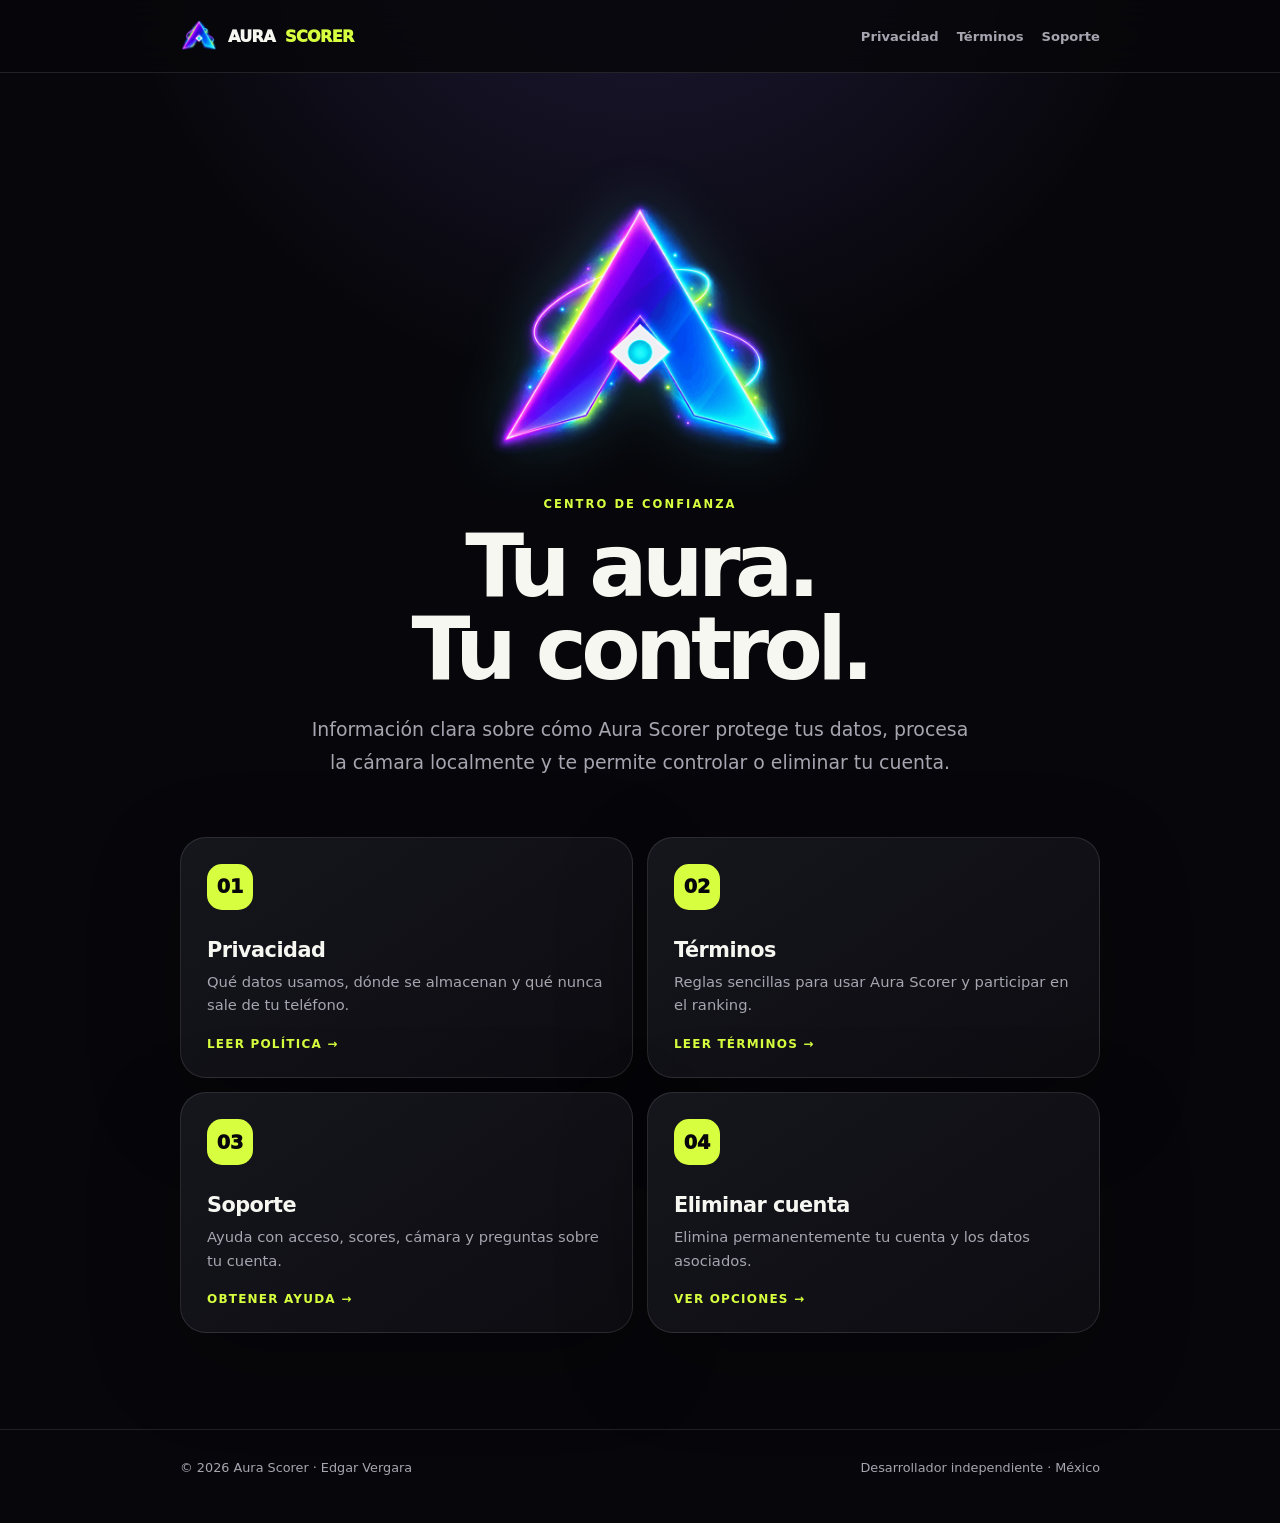
<file: index.html>
<!doctype html>
<html lang="es">
<head>
  <meta charset="utf-8">
  <meta name="viewport" content="width=device-width, initial-scale=1">
  <meta name="description" content="Centro legal y de soporte de Aura Scorer.">
  <meta name="theme-color" content="#07070B">
  <title>Aura Scorer — Privacidad y soporte</title>
  <link rel="icon" href="assets/favicon.png">
  <link rel="stylesheet" href="assets/styles.css">
</head>
<body>
  <header class="site-header">
    <nav class="nav shell" aria-label="Navegación principal">
      <a class="brand" href="./"><img src="assets/aura-logo.png" alt=""><span>AURA</span><span>SCORER</span></a>
      <div class="nav-links"><a href="privacy/">Privacidad</a><a href="terms/">Términos</a><a href="support/">Soporte</a></div>
    </nav>
  </header>
  <main class="shell">
    <section class="hero">
      <img class="hero-logo" src="assets/aura-logo.png" alt="Símbolo luminoso de Aura Scorer">
      <p class="eyebrow">Centro de confianza</p>
      <h1>Tu aura.<br>Tu control.</h1>
      <p class="lead">Información clara sobre cómo Aura Scorer protege tus datos, procesa la cámara localmente y te permite controlar o eliminar tu cuenta.</p>
    </section>
    <section class="grid" aria-label="Documentos y ayuda">
      <a class="card" href="privacy/"><span class="card-icon">01</span><h2>Privacidad</h2><p>Qué datos usamos, dónde se almacenan y qué nunca sale de tu teléfono.</p><strong>LEER POLÍTICA →</strong></a>
      <a class="card" href="terms/"><span class="card-icon">02</span><h2>Términos</h2><p>Reglas sencillas para usar Aura Scorer y participar en el ranking.</p><strong>LEER TÉRMINOS →</strong></a>
      <a class="card" href="support/"><span class="card-icon">03</span><h2>Soporte</h2><p>Ayuda con acceso, scores, cámara y preguntas sobre tu cuenta.</p><strong>OBTENER AYUDA →</strong></a>
      <a class="card" href="delete-account/"><span class="card-icon">04</span><h2>Eliminar cuenta</h2><p>Elimina permanentemente tu cuenta y los datos asociados.</p><strong>VER OPCIONES →</strong></a>
    </section>
  </main>
  <footer><div class="footer-row shell"><span>© 2026 Aura Scorer · Edgar Vergara</span><span>Desarrollador independiente · México</span></div></footer>
</body>
</html>
</file>
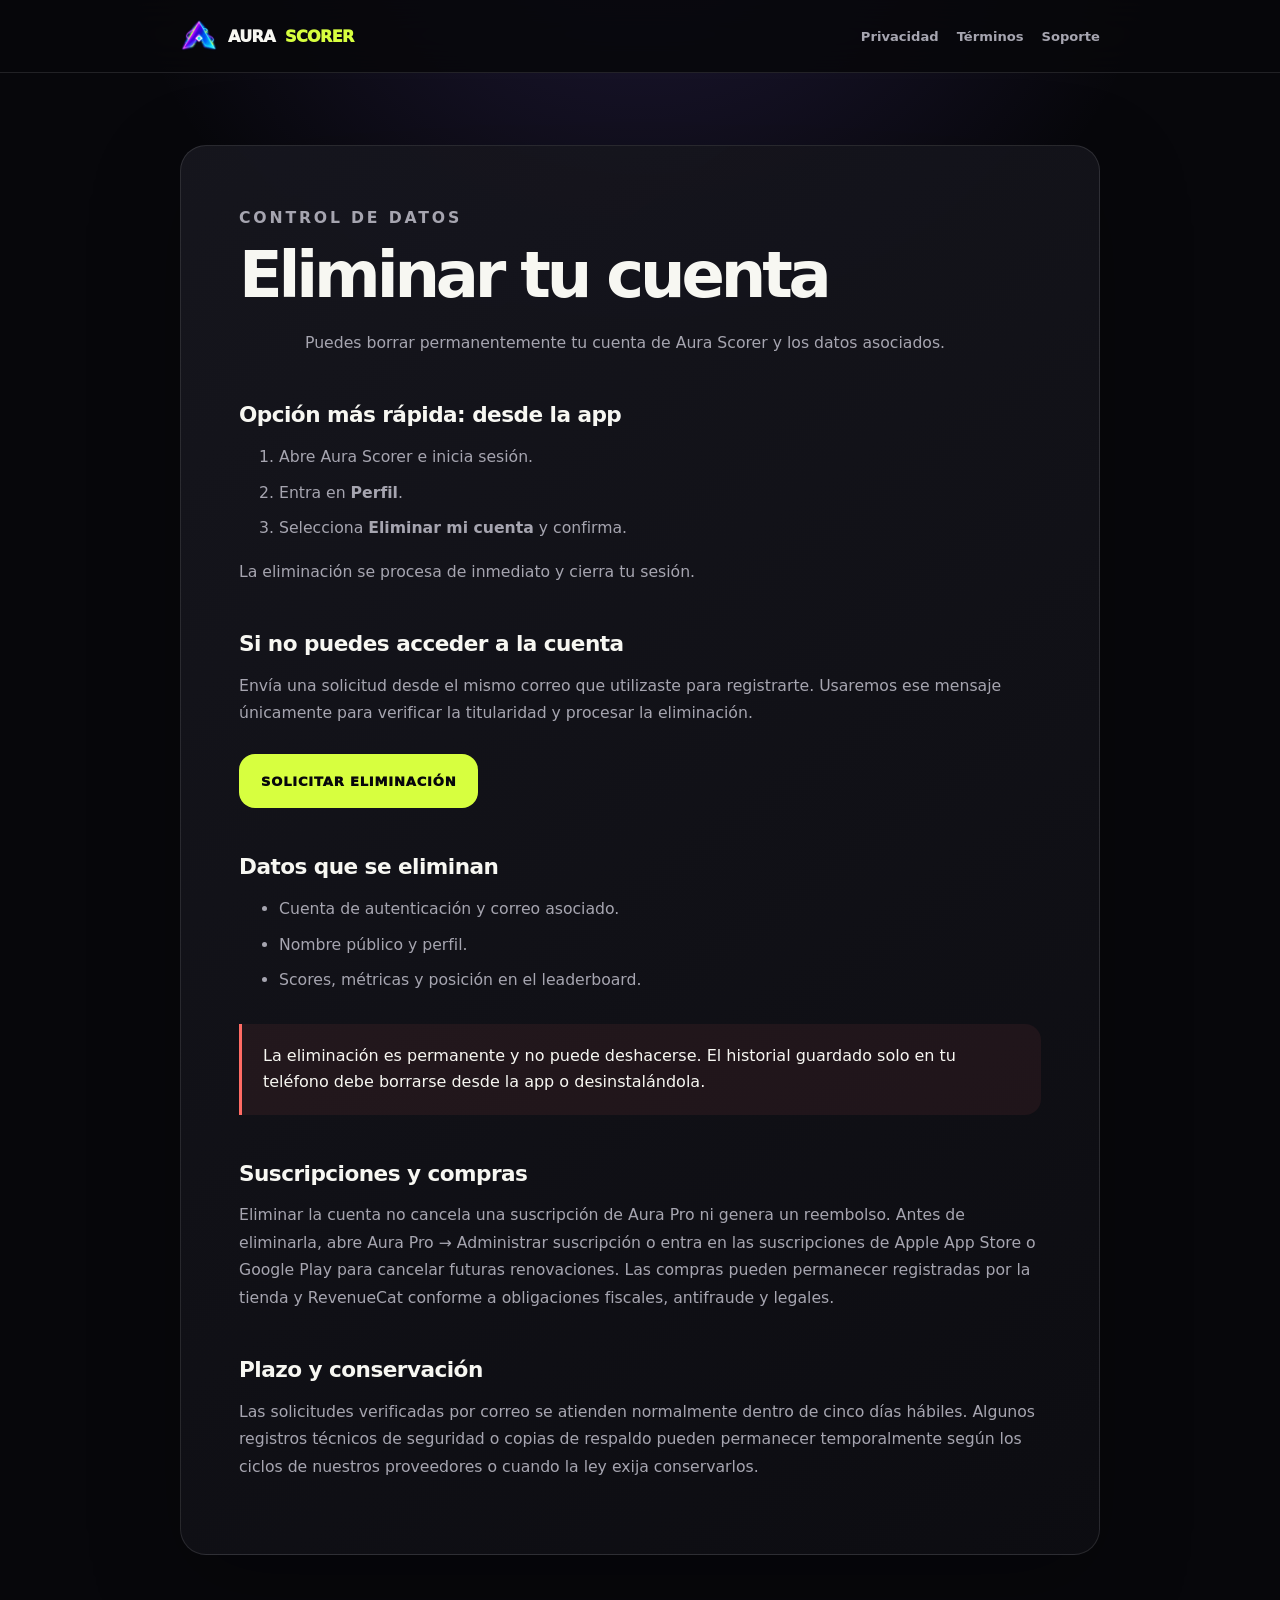
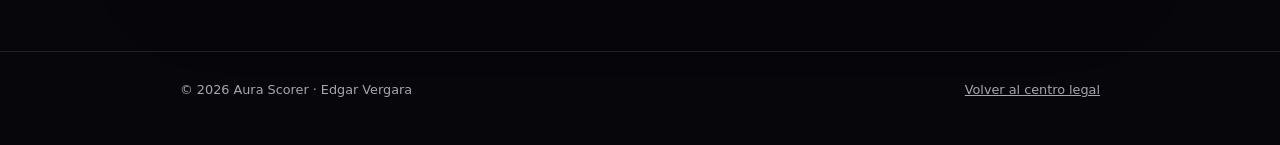
<file: delete-account/index.html>
<!doctype html>
<html lang="es">
<head>
  <meta charset="utf-8">
  <meta name="viewport" content="width=device-width, initial-scale=1">
  <meta name="description" content="Elimina tu cuenta y datos de Aura Scorer.">
  <meta name="theme-color" content="#07070B">
  <title>Eliminar cuenta — Aura Scorer</title>
  <link rel="icon" href="../assets/favicon.png">
  <link rel="stylesheet" href="../assets/styles.css">
</head>
<body>
  <header class="site-header"><nav class="nav shell" aria-label="Navegación principal"><a class="brand" href="../"><img src="../assets/aura-logo.png" alt=""><span>AURA</span><span>SCORER</span></a><div class="nav-links"><a href="../privacy/">Privacidad</a><a href="../terms/">Términos</a><a href="../support/">Soporte</a></div></nav></header>
  <main class="shell"><article class="document">
    <p class="eyebrow">Control de datos</p>
    <h1>Eliminar tu cuenta</h1>
    <p class="lead">Puedes borrar permanentemente tu cuenta de Aura Scorer y los datos asociados.</p>

    <h2>Opción más rápida: desde la app</h2>
    <ol>
      <li>Abre Aura Scorer e inicia sesión.</li>
      <li>Entra en <strong>Perfil</strong>.</li>
      <li>Selecciona <strong>Eliminar mi cuenta</strong> y confirma.</li>
    </ol>
    <p>La eliminación se procesa de inmediato y cierra tu sesión.</p>

    <h2>Si no puedes acceder a la cuenta</h2>
    <p>Envía una solicitud desde el mismo correo que utilizaste para registrarte. Usaremos ese mensaje únicamente para verificar la titularidad y procesar la eliminación.</p>
    <a class="button" href="mailto:etadeove@gmail.com?subject=Eliminar%20mi%20cuenta%20de%20Aura%20Scorer&body=Solicito%20la%20eliminaci%C3%B3n%20de%20mi%20cuenta%20de%20Aura%20Scorer.%20Este%20mensaje%20se%20env%C3%ADa%20desde%20el%20correo%20registrado.">SOLICITAR ELIMINACIÓN</a>

    <h2>Datos que se eliminan</h2>
    <ul>
      <li>Cuenta de autenticación y correo asociado.</li>
      <li>Nombre público y perfil.</li>
      <li>Scores, métricas y posición en el leaderboard.</li>
    </ul>
    <div class="notice danger">La eliminación es permanente y no puede deshacerse. El historial guardado solo en tu teléfono debe borrarse desde la app o desinstalándola.</div>

    <h2>Suscripciones y compras</h2>
    <p>Eliminar la cuenta no cancela una suscripción de Aura Pro ni genera un reembolso. Antes de eliminarla, abre Aura Pro → Administrar suscripción o entra en las suscripciones de Apple App Store o Google Play para cancelar futuras renovaciones. Las compras pueden permanecer registradas por la tienda y RevenueCat conforme a obligaciones fiscales, antifraude y legales.</p>

    <h2>Plazo y conservación</h2>
    <p>Las solicitudes verificadas por correo se atienden normalmente dentro de cinco días hábiles. Algunos registros técnicos de seguridad o copias de respaldo pueden permanecer temporalmente según los ciclos de nuestros proveedores o cuando la ley exija conservarlos.</p>
  </article></main>
  <footer><div class="footer-row shell"><span>© 2026 Aura Scorer · Edgar Vergara</span><a href="../">Volver al centro legal</a></div></footer>
</body>
</html>
</file>
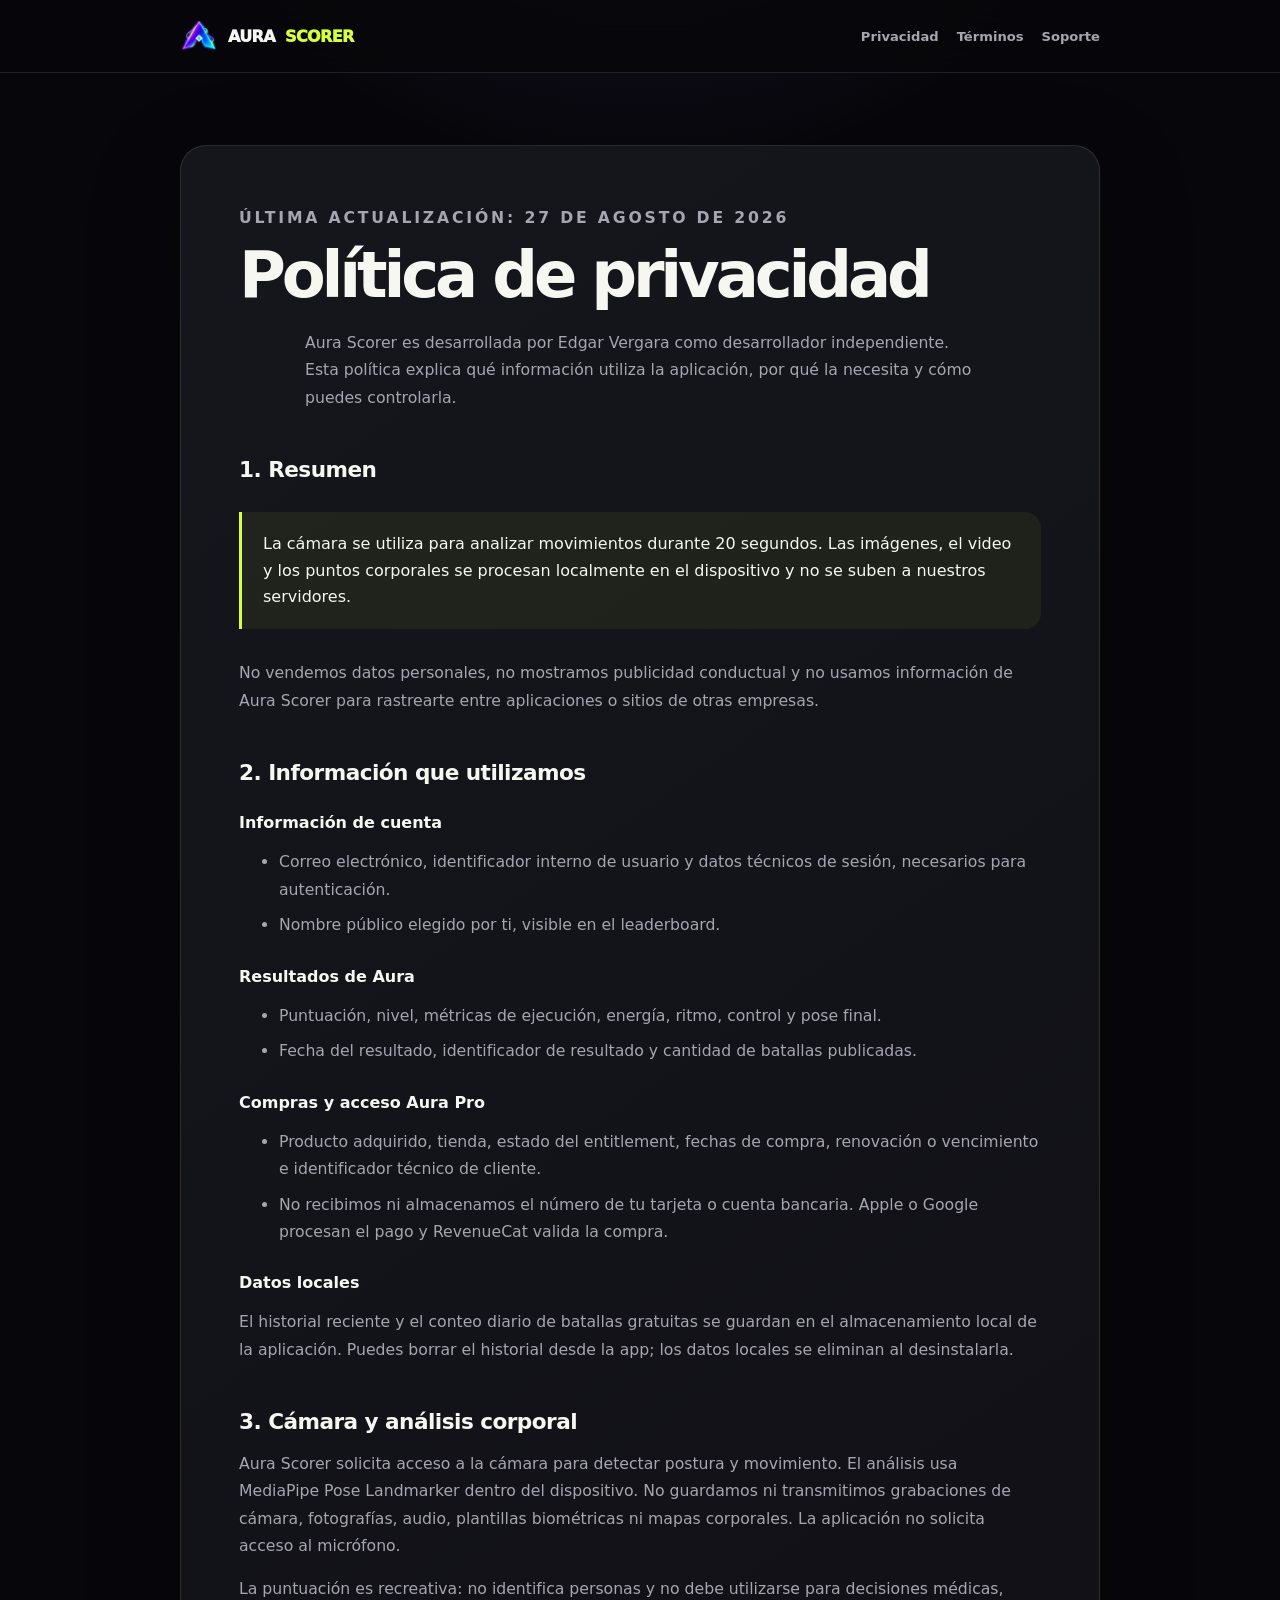
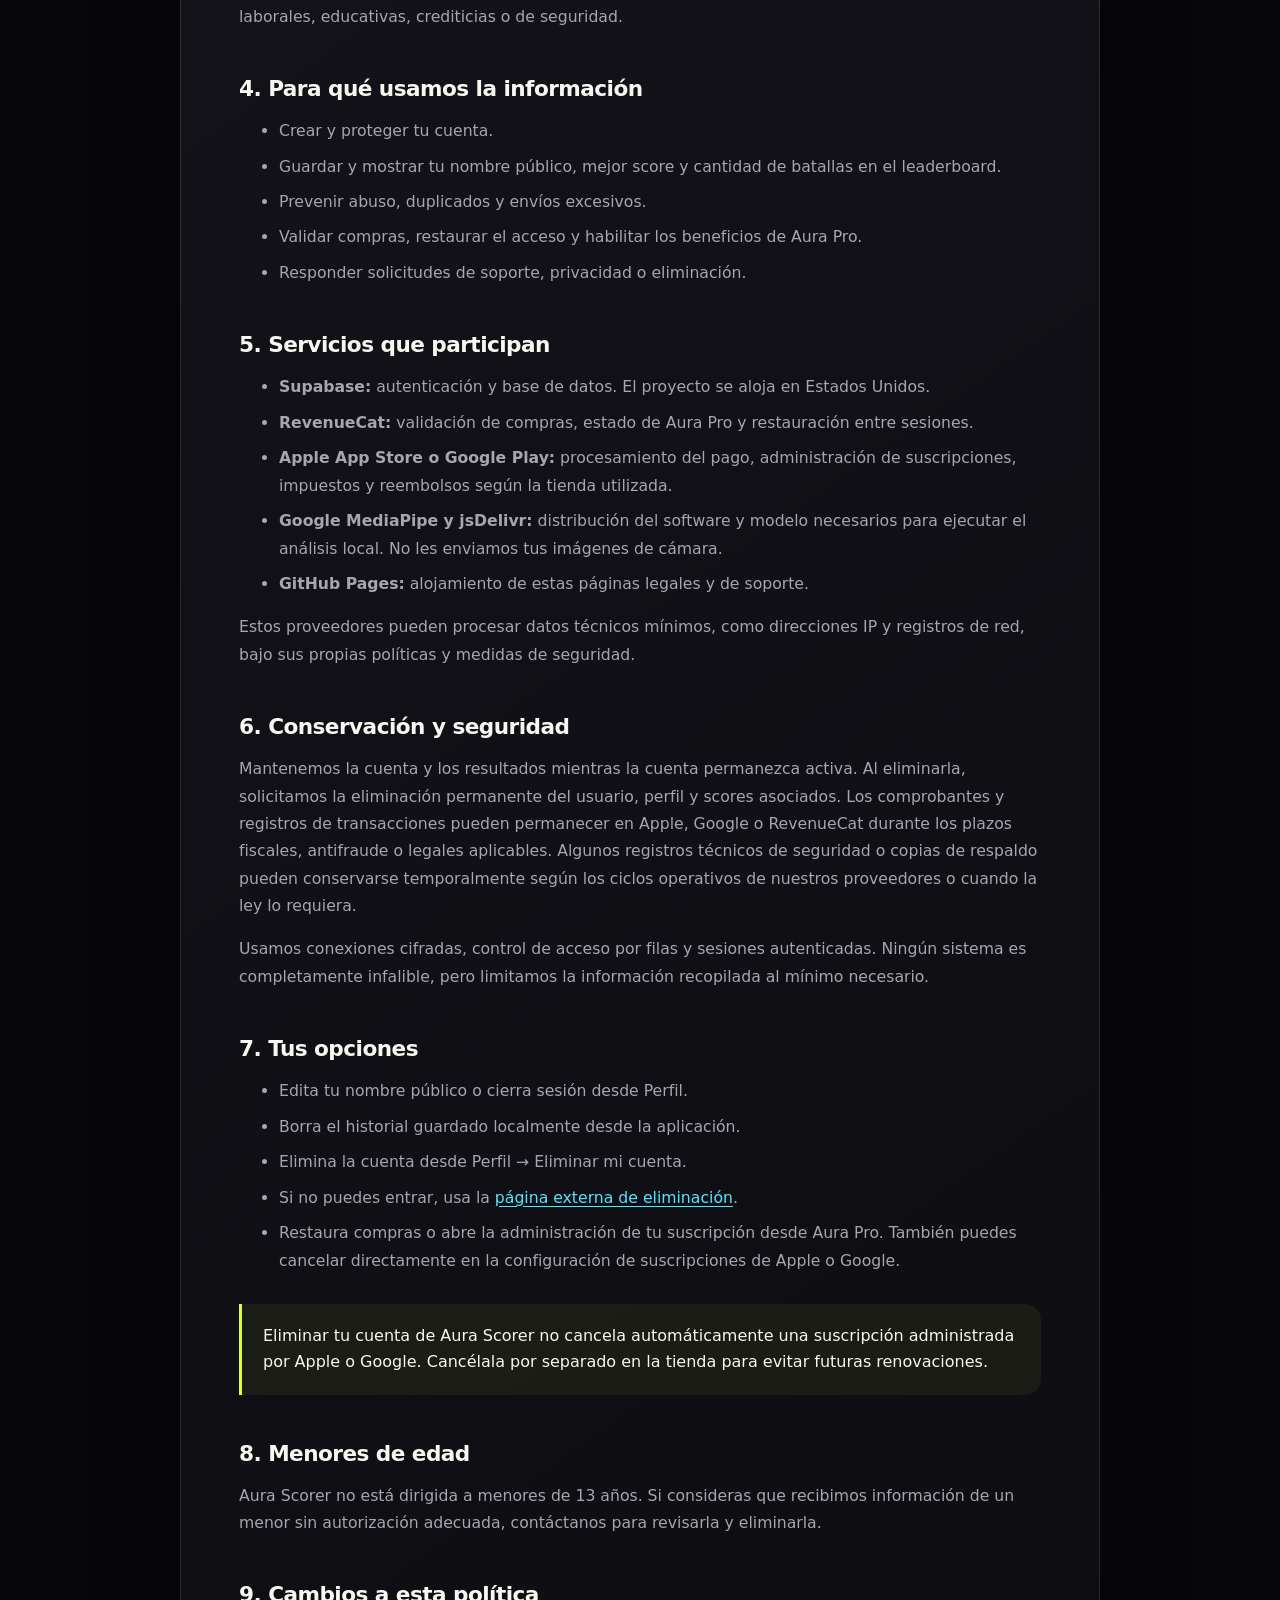
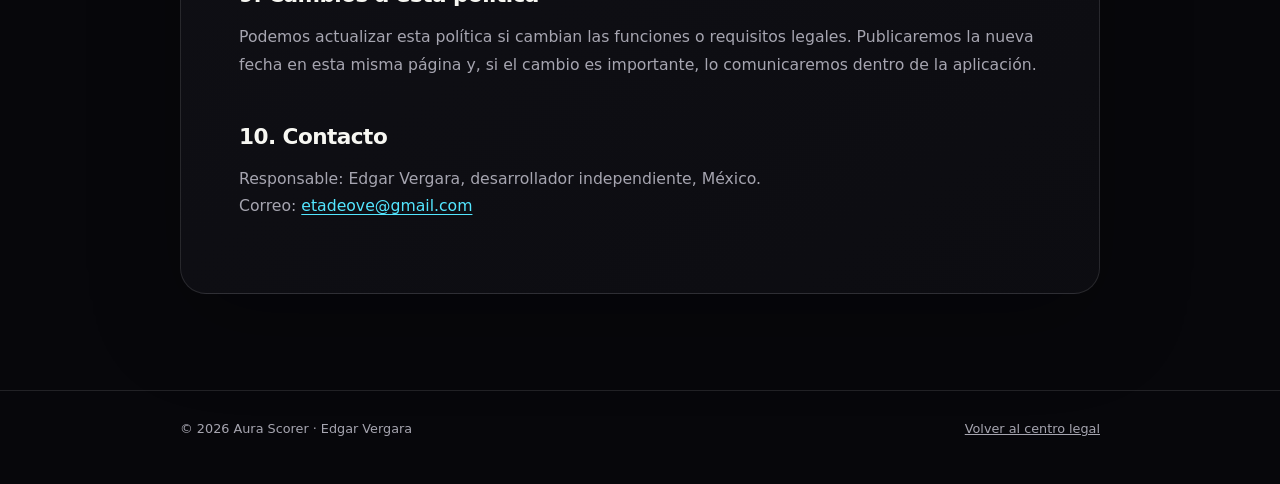
<file: privacy/index.html>
<!doctype html>
<html lang="es">
<head>
  <meta charset="utf-8">
  <meta name="viewport" content="width=device-width, initial-scale=1">
  <meta name="description" content="Política de privacidad de Aura Scorer.">
  <meta name="theme-color" content="#07070B">
  <title>Política de privacidad — Aura Scorer</title>
  <link rel="icon" href="../assets/favicon.png">
  <link rel="stylesheet" href="../assets/styles.css">
</head>
<body>
  <header class="site-header"><nav class="nav shell" aria-label="Navegación principal"><a class="brand" href="../"><img src="../assets/aura-logo.png" alt=""><span>AURA</span><span>SCORER</span></a><div class="nav-links"><a href="../privacy/">Privacidad</a><a href="../terms/">Términos</a><a href="../support/">Soporte</a></div></nav></header>
  <main class="shell"><article class="document">
    <p class="eyebrow">Última actualización: 27 de agosto de 2026</p>
    <h1>Política de privacidad</h1>
    <p class="lead">Aura Scorer es desarrollada por Edgar Vergara como desarrollador independiente. Esta política explica qué información utiliza la aplicación, por qué la necesita y cómo puedes controlarla.</p>

    <h2>1. Resumen</h2>
    <div class="notice">La cámara se utiliza para analizar movimientos durante 20 segundos. Las imágenes, el video y los puntos corporales se procesan localmente en el dispositivo y no se suben a nuestros servidores.</div>
    <p>No vendemos datos personales, no mostramos publicidad conductual y no usamos información de Aura Scorer para rastrearte entre aplicaciones o sitios de otras empresas.</p>

    <h2>2. Información que utilizamos</h2>
    <h3>Información de cuenta</h3>
    <ul>
      <li>Correo electrónico, identificador interno de usuario y datos técnicos de sesión, necesarios para autenticación.</li>
      <li>Nombre público elegido por ti, visible en el leaderboard.</li>
    </ul>
    <h3>Resultados de Aura</h3>
    <ul>
      <li>Puntuación, nivel, métricas de ejecución, energía, ritmo, control y pose final.</li>
      <li>Fecha del resultado, identificador de resultado y cantidad de batallas publicadas.</li>
    </ul>
    <h3>Compras y acceso Aura Pro</h3>
    <ul>
      <li>Producto adquirido, tienda, estado del entitlement, fechas de compra, renovación o vencimiento e identificador técnico de cliente.</li>
      <li>No recibimos ni almacenamos el número de tu tarjeta o cuenta bancaria. Apple o Google procesan el pago y RevenueCat valida la compra.</li>
    </ul>
    <h3>Datos locales</h3>
    <p>El historial reciente y el conteo diario de batallas gratuitas se guardan en el almacenamiento local de la aplicación. Puedes borrar el historial desde la app; los datos locales se eliminan al desinstalarla.</p>

    <h2>3. Cámara y análisis corporal</h2>
    <p>Aura Scorer solicita acceso a la cámara para detectar postura y movimiento. El análisis usa MediaPipe Pose Landmarker dentro del dispositivo. No guardamos ni transmitimos grabaciones de cámara, fotografías, audio, plantillas biométricas ni mapas corporales. La aplicación no solicita acceso al micrófono.</p>
    <p>La puntuación es recreativa: no identifica personas y no debe utilizarse para decisiones médicas, laborales, educativas, crediticias o de seguridad.</p>

    <h2>4. Para qué usamos la información</h2>
    <ul>
      <li>Crear y proteger tu cuenta.</li>
      <li>Guardar y mostrar tu nombre público, mejor score y cantidad de batallas en el leaderboard.</li>
      <li>Prevenir abuso, duplicados y envíos excesivos.</li>
      <li>Validar compras, restaurar el acceso y habilitar los beneficios de Aura Pro.</li>
      <li>Responder solicitudes de soporte, privacidad o eliminación.</li>
    </ul>

    <h2>5. Servicios que participan</h2>
    <ul>
      <li><strong>Supabase:</strong> autenticación y base de datos. El proyecto se aloja en Estados Unidos.</li>
      <li><strong>RevenueCat:</strong> validación de compras, estado de Aura Pro y restauración entre sesiones.</li>
      <li><strong>Apple App Store o Google Play:</strong> procesamiento del pago, administración de suscripciones, impuestos y reembolsos según la tienda utilizada.</li>
      <li><strong>Google MediaPipe y jsDelivr:</strong> distribución del software y modelo necesarios para ejecutar el análisis local. No les enviamos tus imágenes de cámara.</li>
      <li><strong>GitHub Pages:</strong> alojamiento de estas páginas legales y de soporte.</li>
    </ul>
    <p>Estos proveedores pueden procesar datos técnicos mínimos, como direcciones IP y registros de red, bajo sus propias políticas y medidas de seguridad.</p>

    <h2>6. Conservación y seguridad</h2>
    <p>Mantenemos la cuenta y los resultados mientras la cuenta permanezca activa. Al eliminarla, solicitamos la eliminación permanente del usuario, perfil y scores asociados. Los comprobantes y registros de transacciones pueden permanecer en Apple, Google o RevenueCat durante los plazos fiscales, antifraude o legales aplicables. Algunos registros técnicos de seguridad o copias de respaldo pueden conservarse temporalmente según los ciclos operativos de nuestros proveedores o cuando la ley lo requiera.</p>
    <p>Usamos conexiones cifradas, control de acceso por filas y sesiones autenticadas. Ningún sistema es completamente infalible, pero limitamos la información recopilada al mínimo necesario.</p>

    <h2>7. Tus opciones</h2>
    <ul>
      <li>Edita tu nombre público o cierra sesión desde Perfil.</li>
      <li>Borra el historial guardado localmente desde la aplicación.</li>
      <li>Elimina la cuenta desde Perfil → Eliminar mi cuenta.</li>
      <li>Si no puedes entrar, usa la <a href="../delete-account/">página externa de eliminación</a>.</li>
      <li>Restaura compras o abre la administración de tu suscripción desde Aura Pro. También puedes cancelar directamente en la configuración de suscripciones de Apple o Google.</li>
    </ul>
    <div class="notice">Eliminar tu cuenta de Aura Scorer no cancela automáticamente una suscripción administrada por Apple o Google. Cancélala por separado en la tienda para evitar futuras renovaciones.</div>

    <h2>8. Menores de edad</h2>
    <p>Aura Scorer no está dirigida a menores de 13 años. Si consideras que recibimos información de un menor sin autorización adecuada, contáctanos para revisarla y eliminarla.</p>

    <h2>9. Cambios a esta política</h2>
    <p>Podemos actualizar esta política si cambian las funciones o requisitos legales. Publicaremos la nueva fecha en esta misma página y, si el cambio es importante, lo comunicaremos dentro de la aplicación.</p>

    <h2>10. Contacto</h2>
    <p>Responsable: Edgar Vergara, desarrollador independiente, México.<br>Correo: <a href="mailto:etadeove@gmail.com">etadeove@gmail.com</a></p>
  </article></main>
  <footer><div class="footer-row shell"><span>© 2026 Aura Scorer · Edgar Vergara</span><a href="../">Volver al centro legal</a></div></footer>
</body>
</html>
</file>
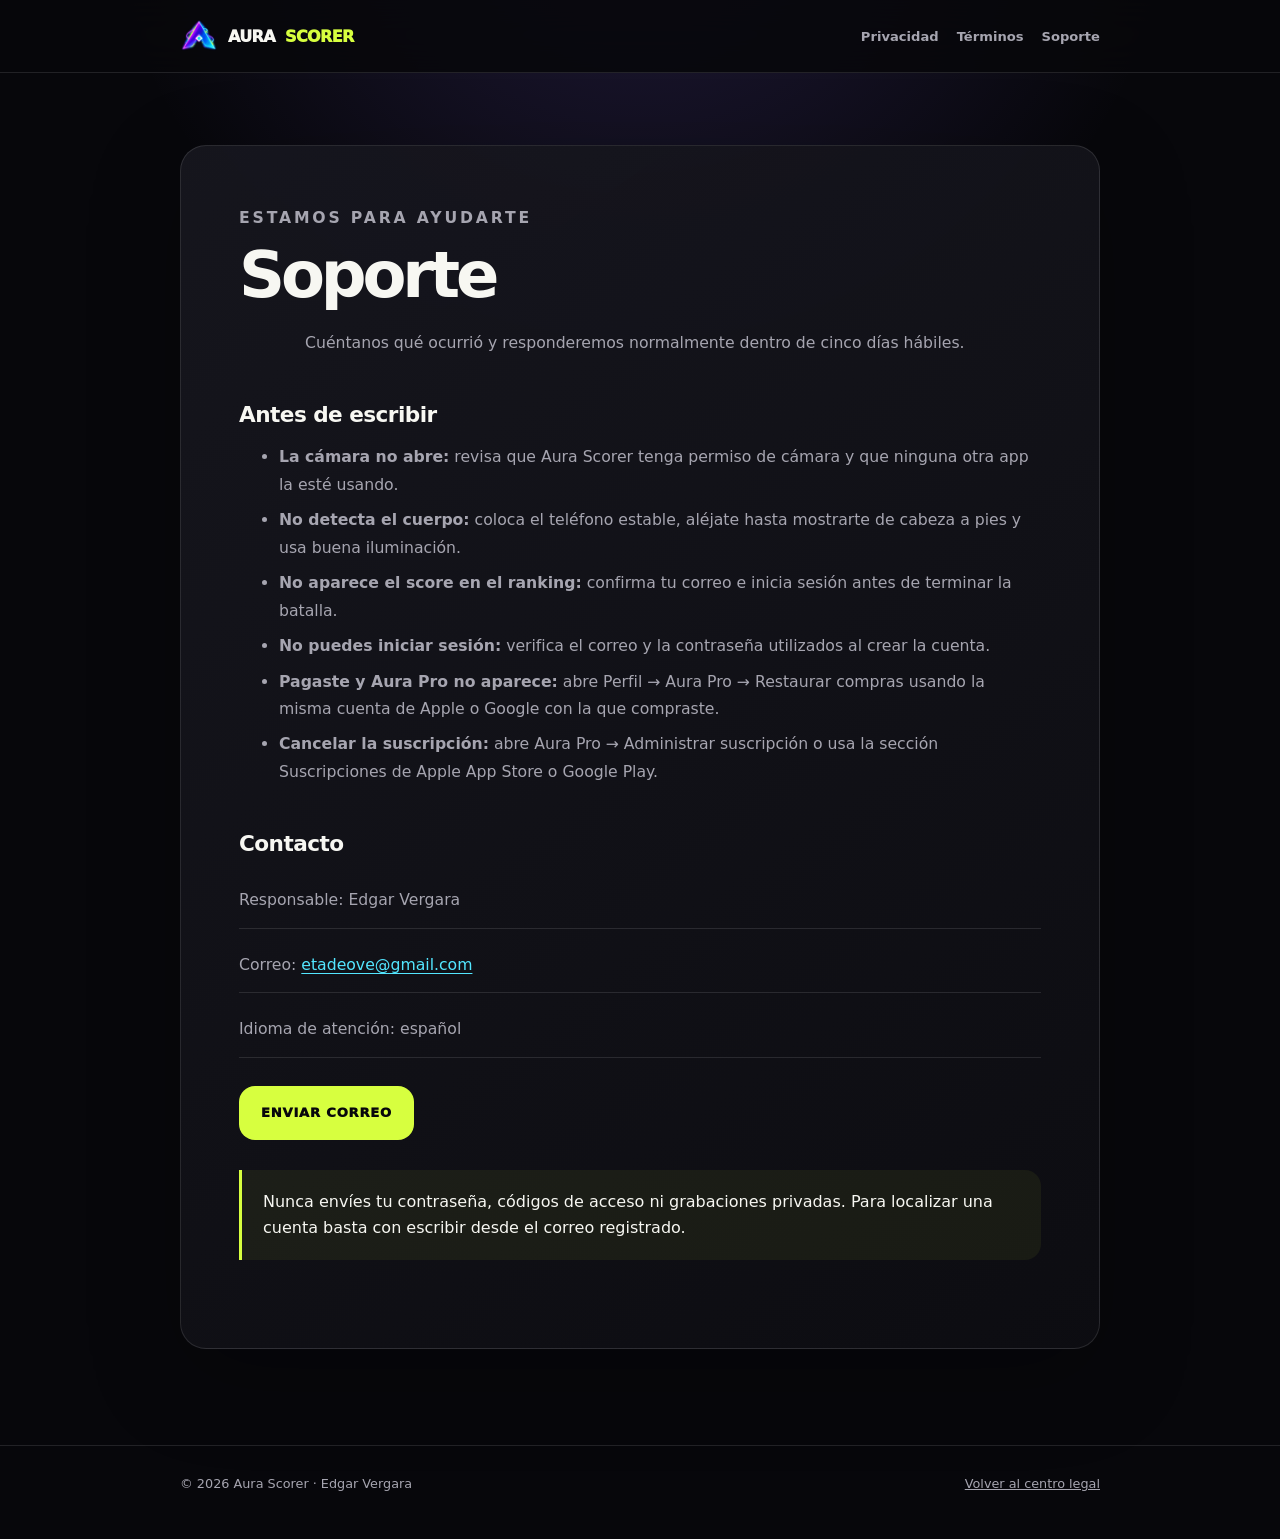
<file: support/index.html>
<!doctype html>
<html lang="es">
<head>
  <meta charset="utf-8">
  <meta name="viewport" content="width=device-width, initial-scale=1">
  <meta name="description" content="Soporte de Aura Scorer.">
  <meta name="theme-color" content="#07070B">
  <title>Soporte — Aura Scorer</title>
  <link rel="icon" href="../assets/favicon.png">
  <link rel="stylesheet" href="../assets/styles.css">
</head>
<body>
  <header class="site-header"><nav class="nav shell" aria-label="Navegación principal"><a class="brand" href="../"><img src="../assets/aura-logo.png" alt=""><span>AURA</span><span>SCORER</span></a><div class="nav-links"><a href="../privacy/">Privacidad</a><a href="../terms/">Términos</a><a href="../support/">Soporte</a></div></nav></header>
  <main class="shell"><article class="document">
    <p class="eyebrow">Estamos para ayudarte</p>
    <h1>Soporte</h1>
    <p class="lead">Cuéntanos qué ocurrió y responderemos normalmente dentro de cinco días hábiles.</p>

    <h2>Antes de escribir</h2>
    <ul>
      <li><strong>La cámara no abre:</strong> revisa que Aura Scorer tenga permiso de cámara y que ninguna otra app la esté usando.</li>
      <li><strong>No detecta el cuerpo:</strong> coloca el teléfono estable, aléjate hasta mostrarte de cabeza a pies y usa buena iluminación.</li>
      <li><strong>No aparece el score en el ranking:</strong> confirma tu correo e inicia sesión antes de terminar la batalla.</li>
      <li><strong>No puedes iniciar sesión:</strong> verifica el correo y la contraseña utilizados al crear la cuenta.</li>
      <li><strong>Pagaste y Aura Pro no aparece:</strong> abre Perfil → Aura Pro → Restaurar compras usando la misma cuenta de Apple o Google con la que compraste.</li>
      <li><strong>Cancelar la suscripción:</strong> abre Aura Pro → Administrar suscripción o usa la sección Suscripciones de Apple App Store o Google Play.</li>
    </ul>

    <h2>Contacto</h2>
    <ul class="contact-list">
      <li>Responsable: Edgar Vergara</li>
      <li>Correo: <a href="mailto:etadeove@gmail.com?subject=Soporte%20Aura%20Scorer">etadeove@gmail.com</a></li>
      <li>Idioma de atención: español</li>
    </ul>
    <a class="button" href="mailto:etadeove@gmail.com?subject=Soporte%20Aura%20Scorer&body=Describe%20el%20problema%2C%20tu%20dispositivo%20y%20la%20versi%C3%B3n%20de%20la%20app.%20No%20incluyas%20tu%20contrase%C3%B1a.">ENVIAR CORREO</a>
    <div class="notice">Nunca envíes tu contraseña, códigos de acceso ni grabaciones privadas. Para localizar una cuenta basta con escribir desde el correo registrado.</div>
  </article></main>
  <footer><div class="footer-row shell"><span>© 2026 Aura Scorer · Edgar Vergara</span><a href="../">Volver al centro legal</a></div></footer>
</body>
</html>
</file>
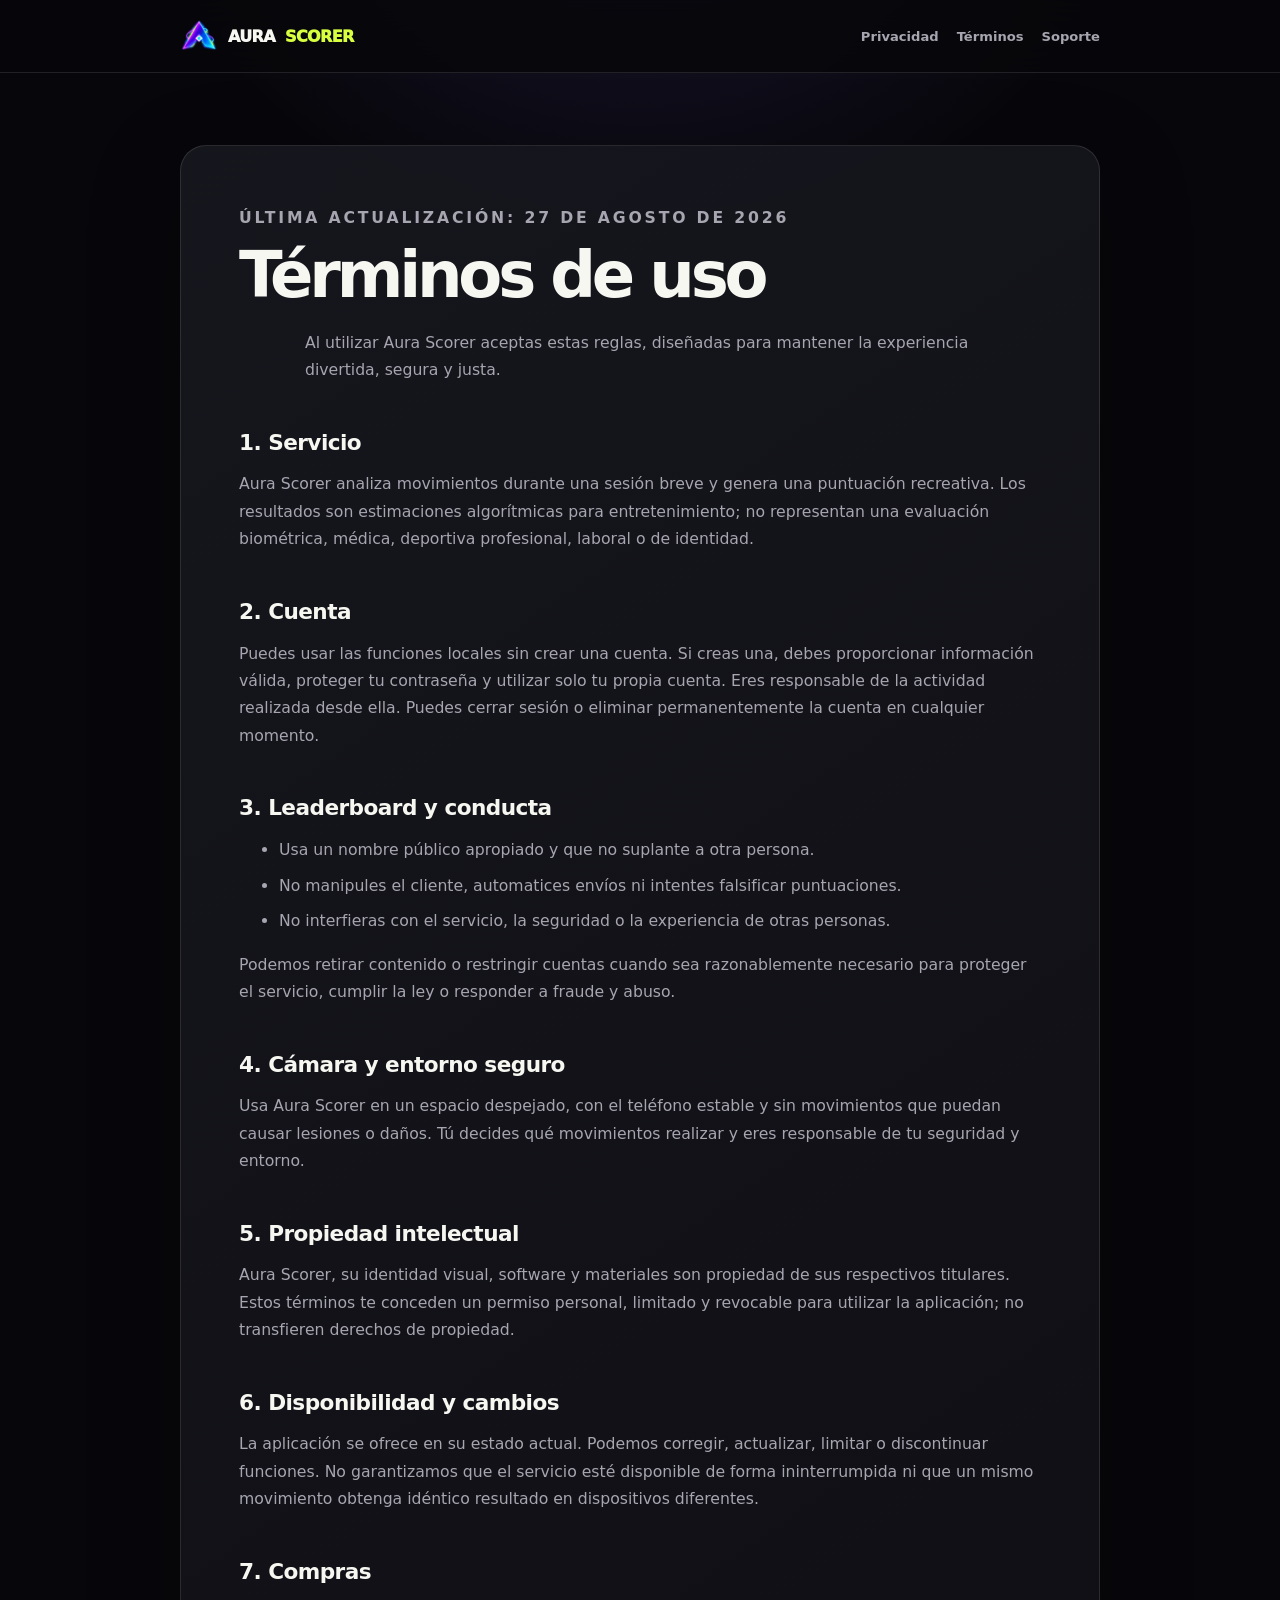
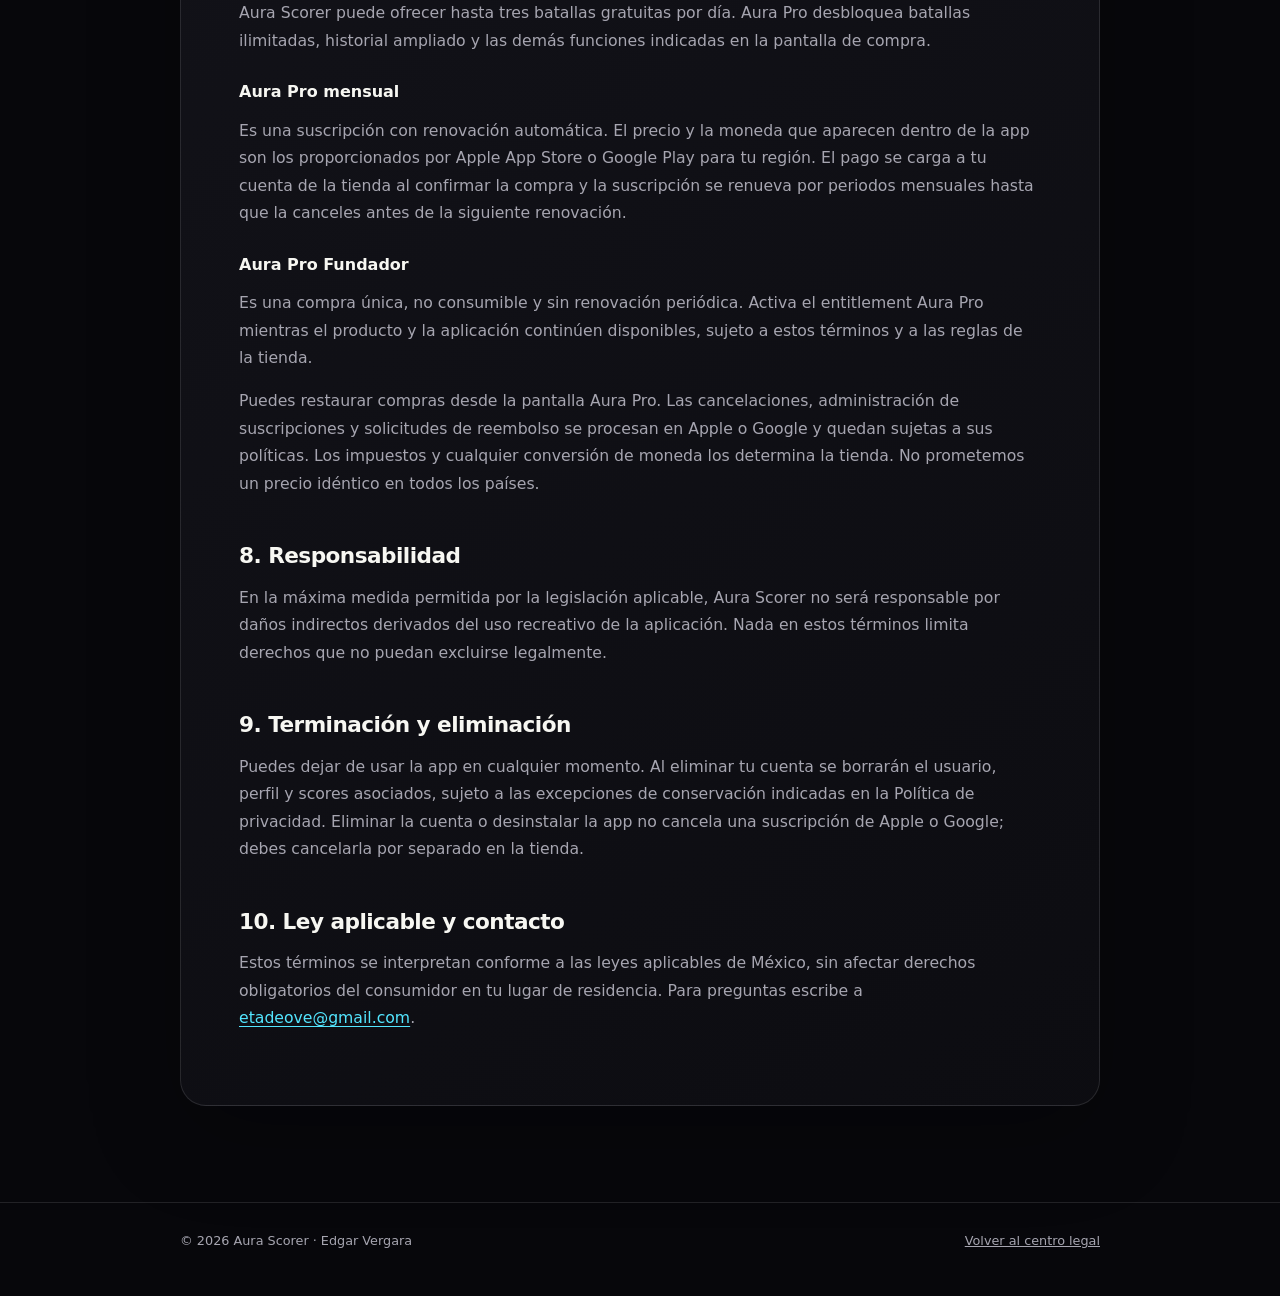
<file: terms/index.html>
<!doctype html>
<html lang="es">
<head>
  <meta charset="utf-8">
  <meta name="viewport" content="width=device-width, initial-scale=1">
  <meta name="description" content="Términos de uso de Aura Scorer.">
  <meta name="theme-color" content="#07070B">
  <title>Términos de uso — Aura Scorer</title>
  <link rel="icon" href="../assets/favicon.png">
  <link rel="stylesheet" href="../assets/styles.css">
</head>
<body>
  <header class="site-header"><nav class="nav shell" aria-label="Navegación principal"><a class="brand" href="../"><img src="../assets/aura-logo.png" alt=""><span>AURA</span><span>SCORER</span></a><div class="nav-links"><a href="../privacy/">Privacidad</a><a href="../terms/">Términos</a><a href="../support/">Soporte</a></div></nav></header>
  <main class="shell"><article class="document">
    <p class="eyebrow">Última actualización: 27 de agosto de 2026</p>
    <h1>Términos de uso</h1>
    <p class="lead">Al utilizar Aura Scorer aceptas estas reglas, diseñadas para mantener la experiencia divertida, segura y justa.</p>

    <h2>1. Servicio</h2>
    <p>Aura Scorer analiza movimientos durante una sesión breve y genera una puntuación recreativa. Los resultados son estimaciones algorítmicas para entretenimiento; no representan una evaluación biométrica, médica, deportiva profesional, laboral o de identidad.</p>

    <h2>2. Cuenta</h2>
    <p>Puedes usar las funciones locales sin crear una cuenta. Si creas una, debes proporcionar información válida, proteger tu contraseña y utilizar solo tu propia cuenta. Eres responsable de la actividad realizada desde ella. Puedes cerrar sesión o eliminar permanentemente la cuenta en cualquier momento.</p>

    <h2>3. Leaderboard y conducta</h2>
    <ul>
      <li>Usa un nombre público apropiado y que no suplante a otra persona.</li>
      <li>No manipules el cliente, automatices envíos ni intentes falsificar puntuaciones.</li>
      <li>No interfieras con el servicio, la seguridad o la experiencia de otras personas.</li>
    </ul>
    <p>Podemos retirar contenido o restringir cuentas cuando sea razonablemente necesario para proteger el servicio, cumplir la ley o responder a fraude y abuso.</p>

    <h2>4. Cámara y entorno seguro</h2>
    <p>Usa Aura Scorer en un espacio despejado, con el teléfono estable y sin movimientos que puedan causar lesiones o daños. Tú decides qué movimientos realizar y eres responsable de tu seguridad y entorno.</p>

    <h2>5. Propiedad intelectual</h2>
    <p>Aura Scorer, su identidad visual, software y materiales son propiedad de sus respectivos titulares. Estos términos te conceden un permiso personal, limitado y revocable para utilizar la aplicación; no transfieren derechos de propiedad.</p>

    <h2>6. Disponibilidad y cambios</h2>
    <p>La aplicación se ofrece en su estado actual. Podemos corregir, actualizar, limitar o discontinuar funciones. No garantizamos que el servicio esté disponible de forma ininterrumpida ni que un mismo movimiento obtenga idéntico resultado en dispositivos diferentes.</p>

    <h2>7. Compras</h2>
    <p>Aura Scorer puede ofrecer hasta tres batallas gratuitas por día. Aura Pro desbloquea batallas ilimitadas, historial ampliado y las demás funciones indicadas en la pantalla de compra.</p>
    <h3>Aura Pro mensual</h3>
    <p>Es una suscripción con renovación automática. El precio y la moneda que aparecen dentro de la app son los proporcionados por Apple App Store o Google Play para tu región. El pago se carga a tu cuenta de la tienda al confirmar la compra y la suscripción se renueva por periodos mensuales hasta que la canceles antes de la siguiente renovación.</p>
    <h3>Aura Pro Fundador</h3>
    <p>Es una compra única, no consumible y sin renovación periódica. Activa el entitlement Aura Pro mientras el producto y la aplicación continúen disponibles, sujeto a estos términos y a las reglas de la tienda.</p>
    <p>Puedes restaurar compras desde la pantalla Aura Pro. Las cancelaciones, administración de suscripciones y solicitudes de reembolso se procesan en Apple o Google y quedan sujetas a sus políticas. Los impuestos y cualquier conversión de moneda los determina la tienda. No prometemos un precio idéntico en todos los países.</p>

    <h2>8. Responsabilidad</h2>
    <p>En la máxima medida permitida por la legislación aplicable, Aura Scorer no será responsable por daños indirectos derivados del uso recreativo de la aplicación. Nada en estos términos limita derechos que no puedan excluirse legalmente.</p>

    <h2>9. Terminación y eliminación</h2>
    <p>Puedes dejar de usar la app en cualquier momento. Al eliminar tu cuenta se borrarán el usuario, perfil y scores asociados, sujeto a las excepciones de conservación indicadas en la Política de privacidad. Eliminar la cuenta o desinstalar la app no cancela una suscripción de Apple o Google; debes cancelarla por separado en la tienda.</p>

    <h2>10. Ley aplicable y contacto</h2>
    <p>Estos términos se interpretan conforme a las leyes aplicables de México, sin afectar derechos obligatorios del consumidor en tu lugar de residencia. Para preguntas escribe a <a href="mailto:etadeove@gmail.com">etadeove@gmail.com</a>.</p>
  </article></main>
  <footer><div class="footer-row shell"><span>© 2026 Aura Scorer · Edgar Vergara</span><a href="../">Volver al centro legal</a></div></footer>
</body>
</html>
</file>
<file: assets/styles.css>
:root {
  color-scheme: dark;
  --ink: #07070b;
  --panel: #111117;
  --panel-soft: #17171f;
  --line: rgba(255, 255, 255, 0.11);
  --text: #f7f7f2;
  --muted: #a6a5b0;
  --acid: #d7ff3f;
  --cyan: #53e6ff;
  --coral: #ff6b64;
}

* { box-sizing: border-box; }

html { scroll-behavior: smooth; }

body {
  margin: 0;
  min-height: 100vh;
  font-family: Inter, ui-sans-serif, system-ui, -apple-system, BlinkMacSystemFont, "Segoe UI", sans-serif;
  color: var(--text);
  background:
    radial-gradient(circle at 50% -10%, rgba(140, 108, 255, 0.2), transparent 34rem),
    var(--ink);
}

a { color: inherit; }

.shell { width: min(920px, calc(100% - 32px)); margin: 0 auto; }

.site-header {
  position: sticky;
  top: 0;
  z-index: 10;
  border-bottom: 1px solid var(--line);
  background: rgba(7, 7, 11, 0.88);
  backdrop-filter: blur(18px);
}

.nav {
  min-height: 72px;
  display: flex;
  align-items: center;
  justify-content: space-between;
  gap: 20px;
}

.brand { display: flex; align-items: center; gap: 10px; text-decoration: none; font-weight: 950; letter-spacing: -0.04em; }
.brand img { width: 38px; height: 38px; object-fit: contain; }
.brand span:last-child { color: var(--acid); }
.nav-links { display: flex; align-items: center; gap: 18px; flex-wrap: wrap; }
.nav-links a { color: var(--muted); font-size: 0.82rem; font-weight: 750; text-decoration: none; }
.nav-links a:hover, .nav-links a:focus-visible { color: var(--acid); }

main { padding: 72px 0 96px; }
.hero { text-align: center; padding: 28px 0 58px; }
.hero-logo { width: min(320px, 72vw); filter: drop-shadow(0 0 30px rgba(83, 230, 255, 0.22)); }
.eyebrow { margin: 0 0 14px; color: var(--acid); font-size: 0.72rem; font-weight: 900; letter-spacing: 0.18em; text-transform: uppercase; }
h1 { margin: 0; font-size: clamp(2.4rem, 7vw, 5.4rem); line-height: 0.96; letter-spacing: -0.065em; }
.lead { max-width: 670px; margin: 22px auto 0; color: var(--muted); font-size: clamp(1rem, 2vw, 1.18rem); line-height: 1.75; }
.meta { margin-top: 20px; color: var(--muted); font-size: 0.82rem; }

.grid { display: grid; grid-template-columns: repeat(2, minmax(0, 1fr)); gap: 14px; }
.card, .document {
  border: 1px solid var(--line);
  border-radius: 26px;
  background: linear-gradient(145deg, rgba(23, 23, 31, 0.93), rgba(13, 13, 18, 0.96));
  box-shadow: 0 28px 90px rgba(0, 0, 0, 0.25);
}
.card { min-height: 210px; padding: 26px; display: flex; flex-direction: column; text-decoration: none; transition: transform 160ms ease, border-color 160ms ease; }
.card:hover, .card:focus-visible { transform: translateY(-3px); border-color: rgba(215, 255, 63, 0.48); }
.card-icon { width: 46px; height: 46px; display: grid; place-items: center; border-radius: 15px; color: var(--ink); background: var(--acid); font-size: 1.2rem; font-weight: 950; }
.card h2 { margin: 28px 0 8px; font-size: 1.3rem; letter-spacing: -0.025em; }
.card p { margin: 0; color: var(--muted); font-size: 0.92rem; line-height: 1.6; }
.card strong { margin-top: auto; padding-top: 20px; color: var(--acid); font-size: 0.75rem; letter-spacing: 0.1em; }

.document { padding: clamp(24px, 6vw, 58px); }
.document h1 { font-size: clamp(2.25rem, 6vw, 4rem); }
.document h2 { margin: 46px 0 12px; font-size: 1.35rem; letter-spacing: -0.025em; }
.document h3 { margin: 28px 0 10px; font-size: 1rem; }
.document p, .document li { color: var(--muted); font-size: 0.98rem; line-height: 1.75; }
.document li + li { margin-top: 8px; }
.document a { color: var(--cyan); text-underline-offset: 3px; }
.notice { margin: 30px 0; padding: 19px 21px; border-left: 3px solid var(--acid); border-radius: 0 16px 16px 0; background: rgba(215, 255, 63, 0.06); color: var(--text); line-height: 1.65; }
.danger { border-left-color: var(--coral); background: rgba(255, 107, 100, 0.07); }
.button { display: inline-flex; align-items: center; justify-content: center; min-height: 54px; margin-top: 12px; padding: 0 22px; border-radius: 16px; color: var(--ink) !important; background: var(--acid); font-size: 0.82rem; font-weight: 950; letter-spacing: 0.06em; text-decoration: none; }
.contact-list { list-style: none; padding: 0; }
.contact-list li { padding: 14px 0; border-bottom: 1px solid var(--line); }

footer { border-top: 1px solid var(--line); padding: 30px 0 48px; color: var(--muted); font-size: 0.8rem; }
.footer-row { display: flex; justify-content: space-between; gap: 18px; flex-wrap: wrap; }

@media (max-width: 680px) {
  .nav { align-items: flex-start; padding: 15px 0; }
  .nav-links { justify-content: flex-end; gap: 10px 14px; }
  .nav-links a { font-size: 0.72rem; }
  main { padding-top: 42px; }
  .grid { grid-template-columns: 1fr; }
  .card { min-height: 185px; }
}
</file>
